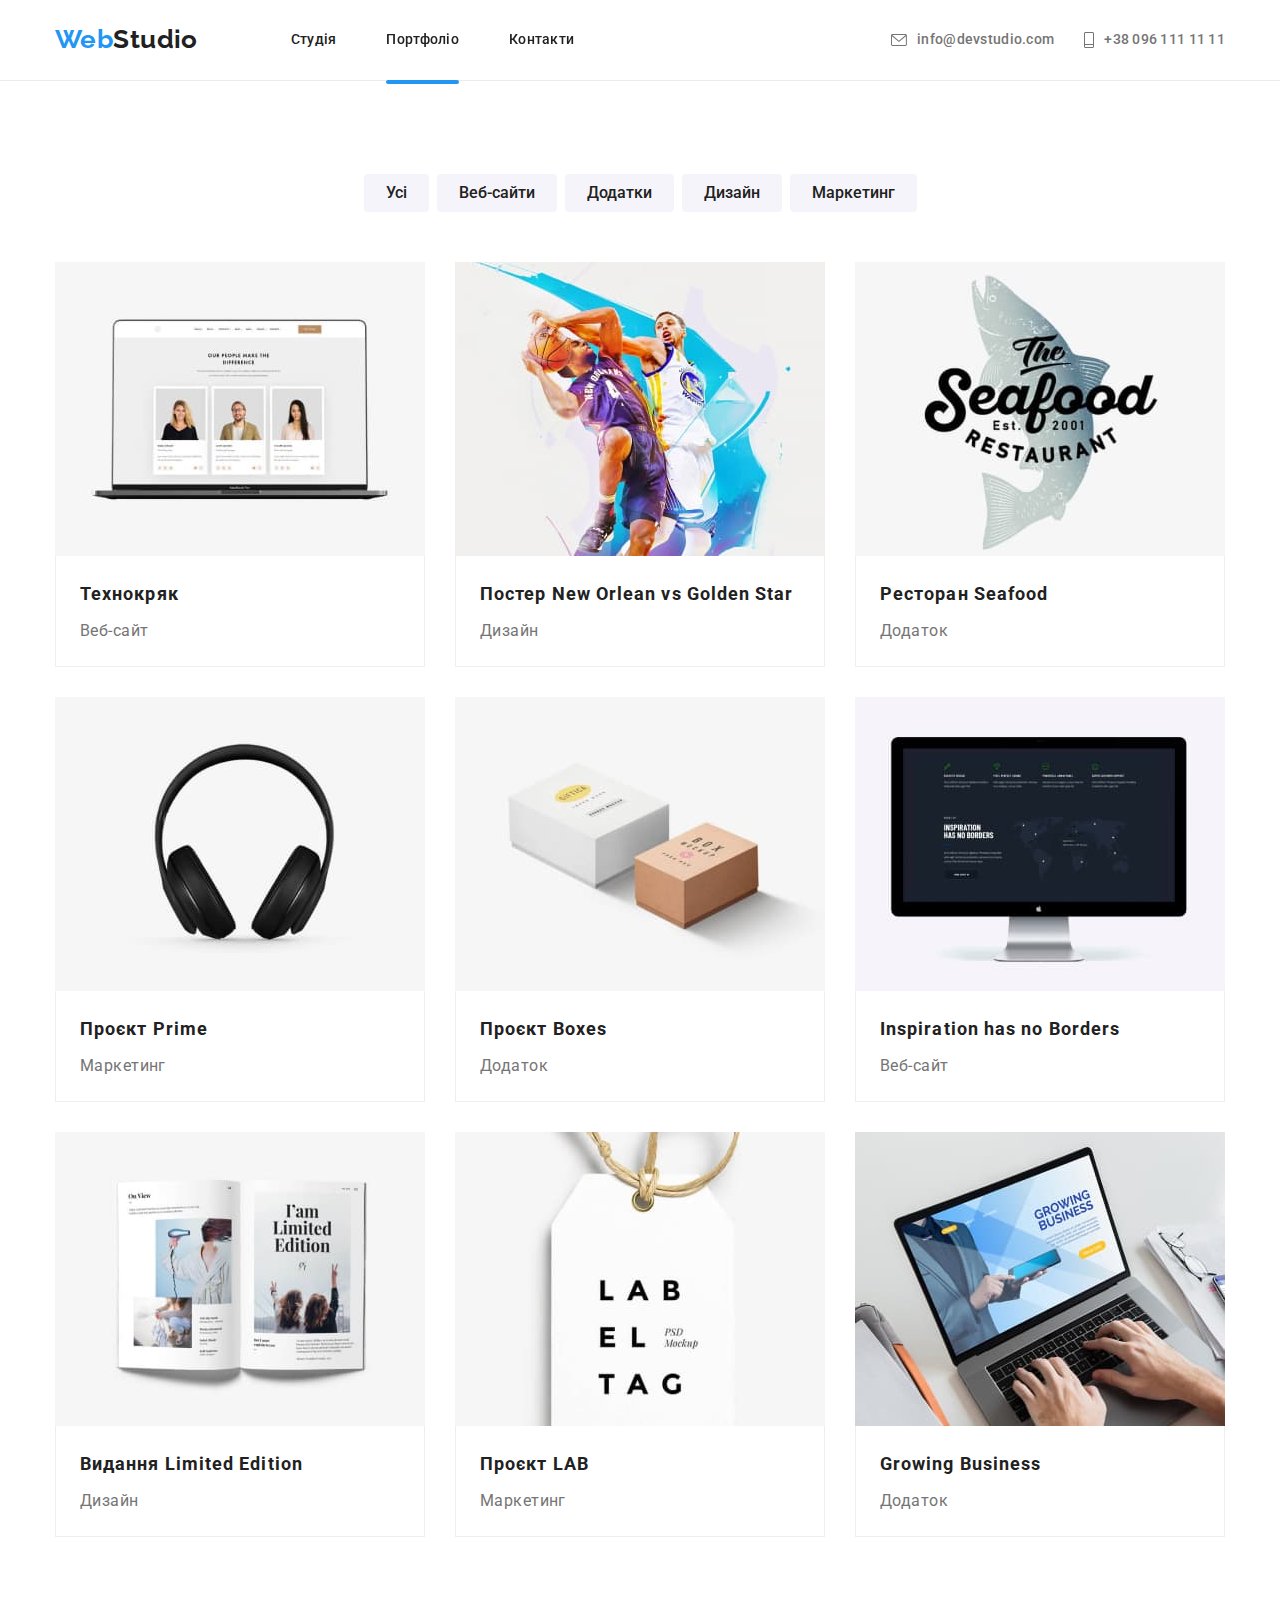
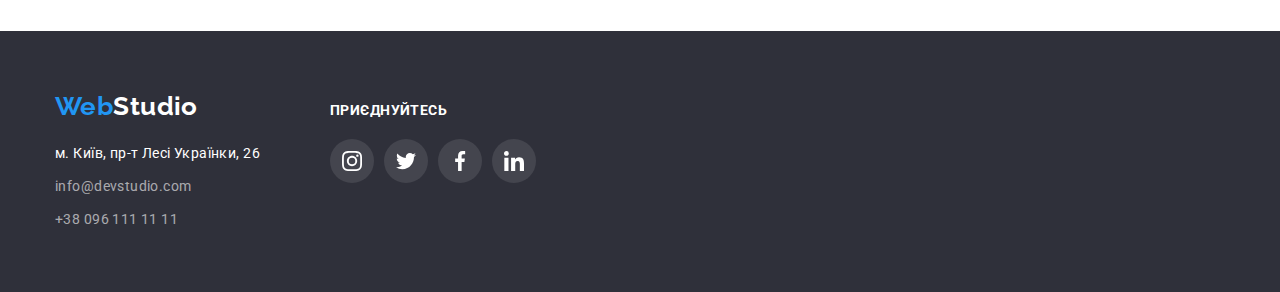
<file: portfolio.html>
<!DOCTYPE html>
<html lang="uk">
  <head>
    <meta charset="UTF-8" />
    <meta http-equiv="X-UA-Compatible" content="IE=edge" />
    <meta name="viewport" content="width=device-width, initial-scale=1.0" />

    <link rel="preconnect" href="https://fonts.googleapis.com" />
    <link rel="preconnect" href="https://fonts.gstatic.com" crossorigin />
    <link
      href="https://fonts.googleapis.com/css2?family=Raleway:wght@700&amp;family=Roboto:wght@400;500;700;900&amp;display=swap"
      rel="stylesheet"
    />

    <link
      rel="stylesheet"
      href="css/modern-normalize.min.css"
      crossorigin="anonymous"
      referrerpolicy="no-referrer"
    />

    <link rel="stylesheet" href="css/styles.css" />

    <title>WebStudio</title>
  </head>

  <body>
    <header class="header">
      <div class="container">
        <nav class="header-navigation">
          <a class="logo header-logo" href="index.html">
            Web<span class="word-studio-1">Studio</span></a
          >
          <ul class="header-list">
            <li class="header-item">
              <a class="header-link" href="index.html">Студія</a>
            </li>
            <li class="header-item">
              <a class="header-link current" href="portfolio.html">Портфоліо</a>
            </li>
            <li class="header-item">
              <a class="header-link" href="#contacts">Контакти</a>
            </li>
          </ul>

          <ul class="header-contacts-list">
            <li class="header-contacts-item">
              <a class="contact-link" href="mailto:info@devstudio.com">
                <svg width="16" height="12">
                  <use href="svg/icons.svg#icon-mail-icon" />
                </svg>
                info@devstudio.com
              </a>
            </li>
            <li class="header-contacts-item">
              <a class="contact-link" href="tel:+380961111111">
                <svg width="10" height="16">
                  <use href="svg/icons.svg#icon-phone-icon" />
                </svg>
                +38 096 111 11 11
              </a>
            </li>
          </ul>
        </nav>
      </div>
    </header>
    <main>
      <section class="project">
        <div class="container">
          <h1 class="unseen">Портфоліо</h1>
          <ul class="filter-list">
            <li class="filter-item">
              <button class="filter-btn" type="button">
                <span class="btn-title">Усі</span>
              </button>
            </li>
            <li class="filter-item">
              <button class="filter-btn" type="button">
                <span class="btn-title">Веб-сайти</span>
              </button>
            </li>
            <li class="filter-item">
              <button class="filter-btn" type="button">
                <span class="btn-title">Додатки</span>
              </button>
            </li>
            <li class="filter-item">
              <button class="filter-btn" type="button">
                <span class="btn-title">Дизайн</span>
              </button>
            </li>
            <li class="filter-item">
              <button class="filter-btn" type="button">
                <span class="btn-title">Маркетинг</span>
              </button>
            </li>
          </ul>
          <ul class="project-list">
            <li class="project-item">
              <a href="#" class="project-link">
                  <div class="project-definition">
                    <img
                      src="./img/portfolio-1.jpg"
                      alt="Візуальне зображення сайту Технокряк"
                      width="370"
                      height="294"
                    />
                    <p class="definition-text">
                      Ресурс пропонує комплексні пропозиції з різним рівнем
                      функціоналу та сервісів. Все це дозволить відвідувачу
                      отримати вичерпні відомості про компанію чи приватну
                      особу.
                    </p>
                  </div>
                  <div class="portfolio-description">
                    <h3 class="project-name">Технокряк</h3>
                    <p class="project-type">Веб-сайт</p>
                  </div>
              </a>
            </li>

            <li class="project-item">
              <a href="#" class="project-link">
                  <div class="project-definition">
                    <img
                      src="./img/portfolio-2.jpg"
                      alt="Баскетболіст New Orlean та Golden Star"
                      width="370"
                      height="294"
                    />
                    <p class="definition-text">
                      Ресурс пропонує комплексні пропозиції з різним рівнем
                      функціоналу та сервісів. Все це дозволить відвідувачу
                      отримати вичерпні відомості про компанію чи приватну
                      особу.
                    </p>
                  </div>
                  <div class="portfolio-description">
                    <h3 class="project-name">
                      Постер New Orlean vs Golden Star
                    </h3>
                    <p class="project-type">Дизайн</p>
                  </div>
              </a>
            </li>

            <li class="project-item">
              <a href="#" class="project-link">
                  <div class="project-definition">
                    <img
                      src="./img/portfolio-3.jpg"
                      alt="Візуальне зображення ресторан Seafood на фоні форелі"
                      width="370"
                      height="294"
                    />
                    <p class="definition-text">
                      Ресурс пропонує комплексні пропозиції з різним рівнем
                      функціоналу та сервісів. Все це дозволить відвідувачу
                      отримати вичерпні відомості про компанію чи приватну
                      особу.
                    </p>
                  </div>
                  <div class="portfolio-description">
                    <h3 class="project-name">Ресторан Seafood</h3>
                    <p class="project-type">Додаток</p>
                  </div>
              </a>
            </li>

            <li class="project-item">
              <a href="#" class="project-link">
                  <div class="project-definition">
                    <img
                      src="./img/portfolio-4.jpg"
                      alt="Чорні навушників"
                      width="370"
                      height="294"
                    />
                    <p class="definition-text">
                      Ресурс пропонує комплексні пропозиції з різним рівнем
                      функціоналу та сервісів. Все це дозволить відвідувачу
                      отримати вичерпні відомості про компанію чи приватну
                      особу.
                    </p>
                  </div>
                  <div class="portfolio-description">
                    <h3 class="project-name">Проєкт Prime</h3>
                    <p class="project-type">Маркетинг</p>
                  </div>
              </a>
            </li>

            <li class="project-item">
              <a href="#" class="project-link">
                  <div class="project-definition">
                    <img
                      src="./img/portfolio-5.jpg"
                      alt="Білий та коричневий підручники"
                      width="370"
                      height="294"
                    />
                    <p class="definition-text">
                      Ресурс пропонує комплексні пропозиції з різним рівнем
                      функціоналу та сервісів. Все це дозволить відвідувачу
                      отримати вичерпні відомості про компанію чи приватну
                      особу.
                    </p>
                  </div>
                  <div class="portfolio-description">
                    <h3 class="project-name">Проєкт Boxes</h3>
                    <p class="project-type">Додаток</p>
                  </div>
              </a>
            </li>

            <li class="project-item">
              <a href="#" class="project-link">
                  <div class="project-definition">
                    <img
                      src="./img/portfolio-6.jpg"
                      alt="Монітор iMac з візуальним зображенням сайту Inspiration has no Borders"
                      width="370"
                      height="294"
                    />
                    <p class="definition-text">
                      Ресурс пропонує комплексні пропозиції з різним рівнем
                      функціоналу та сервісів. Все це дозволить відвідувачу
                      отримати вичерпні відомості про компанію чи приватну
                      особу.
                    </p>
                  </div>
                  <div class="portfolio-description">
                    <h3 class="project-name">Inspiration has no Borders</h3>
                    <p class="project-type">Веб-сайт</p>
                  </div>
              </a>
            </li>

            <li class="project-item">
              <a href="#" class="project-link">
                  <div class="project-definition">
                    <img
                      src="./img/portfolio-7.jpg"
                      alt="Дві розгорнуті сторінки журналу Limited Edition"
                      width="370"
                      height="294"
                    />
                    <p class="definition-text">
                      Ресурс пропонує комплексні пропозиції з різним рівнем
                      функціоналу та сервісів. Все це дозволить відвідувачу
                      отримати вичерпні відомості про компанію чи приватну
                      особу.
                    </p>
                  </div>
                  <div class="portfolio-description">
                    <h3 class="project-name">Видання Limited Edition</h3>
                    <p class="project-type">Дизайн</p>
                  </div>
              </a>
            </li>

            <li class="project-item">
              <a href="#" class="project-link">
                  <div class="project-definition">
                    <img
                      src="./img/portfolio-8.jpg"
                      alt="Біла паперова бірка з логотипом LAB"
                      width="370"
                      height="294"
                    />
                    <p class="definition-text">
                      Ресурс пропонує комплексні пропозиції з різним рівнем
                      функціоналу та сервісів. Все це дозволить відвідувачу
                      отримати вичерпні відомості про компанію чи приватну
                      особу.
                    </p>
                  </div>
                  <div class="portfolio-description">
                    <h3 class="project-name">Проєкт LAB</h3>
                    <p class="project-type">Маркетинг</p>
                  </div>
              </a>
            </li>

            <li class="project-item">
              <a href="#" class="project-link">
                  <div class="project-definition">
                    <img
                      src="./img/portfolio-9.jpg"
                      alt="Візуальне зображення роботи за комп'ютером з сайтом Growing Business"
                      width="370"
                      height="294"
                    />
                    <p class="definition-text">
                      Ресурс пропонує комплексні пропозиції з різним рівнем
                      функціоналу та сервісів. Все це дозволить відвідувачу
                      отримати вичерпні відомості про компанію чи приватну
                      особу.
                    </p>
                  </div>
                  <div class="portfolio-description">
                    <h3 class="project-name">Growing Business</h3>
                    <p class="project-type">Додаток</p>
                  </div>
              </a>
            </li>
          </ul>
        </div>
      </section>
    </main>

    <footer>
      <div class="footer-container container">
        <div class="footer-logo-contacts">
          <a class="logo footer-logo" href="index.html">
            Web<span class="word-studio-2">Studio</span></a
          >
          <address id="contacts">
            <ul>
              <li class="contact-item">
                <a
                  class="adds"
                  href="https://goo.gl/maps/CPtrU1FHBa2aNyZL9"
                  target="_blank"
                  rel="noopener noreferrer nofollow"
                  >м. Київ, пр-т Лесі Українки, 26
                </a>
              </li>
              <li class="contact-item">
                <a class="footer-contact-link" href="mailto:info@devstudio.com"
                  >info@devstudio.com</a
                >
              </li>
              <li class="contact-item">
                <a class="footer-contact-link" href="tel:+380961111111"
                  >+38 096 111 11 11</a
                >
              </li>
            </ul>
          </address>
        </div>

        <div class="footer-soc-networks">
          <p class="footer-soc-title">приєднуйтесь</p>
          <ul class="footer-soc-list">
            <li class="footer-soc-item">
              <a href="#" class="footer-soc-link">
                <svg class="footer-soc-icon" width="20" height="20">
                  <use href="svg/icons.svg#icon-instagram" />
                </svg>
              </a>
            </li>
            <li class="footer-soc-item">
              <a href="#" class="footer-soc-link">
                <svg class="footer-soc-icon" width="20" height="20">
                  <use href="svg/icons.svg#icon-twitter" />
                </svg>
              </a>
            </li>
            <li class="footer-soc-item">
              <a href="#" class="footer-soc-link">
                <svg class="footer-soc-icon" width="20" height="20">
                  <use href="svg/icons.svg#icon-facebook" />
                </svg>
              </a>
            </li>
            <li class="footer-soc-item">
              <a href="#" class="footer-soc-link">
                <svg class="footer-soc-icon" width="20" height="20">
                  <use href="svg/icons.svg#icon-linkedin" />
                </svg>
              </a>
            </li>
          </ul>
        </div>
      </div>
    </footer>
  </body>
</html>
</file>
<file: css/styles.css>
:root {
  --primary-text-color: #757575;
  --secondary-text-color: #212121;
  --white-color: #ffffff;
  --black-color: #000000;
  --background-our-team: #f5f4fa;
  --background-hero-footer: #2f303a;
  --accent-color: #2196f3;
  --button-active: #188ce8;
  --body-color: #f5f5f5;
  --bottom-color: #ececec;
  --icon-color: #afb1b8;
  --portfolio-definition: rgba(33, 150, 243, 0.9);
  --banner:rgba(47, 48, 58, 0.4);
}

body {
  font-family: 'Roboto', sans-serif;
  font-size: 14px;
  letter-spacing: 0.03em;
  background-color: var(--white-color);
  padding-top: 80px;
}

p,
h1,
h2,
h3,
h4,
h5,
h6 {
  margin: 0;
}

ul,
ol {
  margin: 0;
  padding-left: 0;
}

button {
  cursor: pointer;
}

address {
  font-style: normal;
}

img {
  display: block;
  max-width: 100%;
  height: auto;
}

a {
  text-decoration: none;
}

ul {
  list-style: none;
}

/*-------------------header-------------------*/

.container {
  width: 1200px;
  padding-left: 15px;
  padding-right: 15px;
  margin: 0 auto;
}

.header {
  background: var(--white-color);
  flex-direction: row;
  border-bottom-width: 1px;
  border-bottom-style: solid;
  border-bottom-color: var(--bottom-color);
  position: fixed;
  width: 100%;
  top: 0;
  z-index: 5;
}

.header-navigation {
  display: flex;
}

.logo {
  font-family: 'Raleway';
  font-weight: 700;
  font-size: 26px;
  line-height: 1.19;
  color: var(--accent-color);
}

.header-logo {
  padding-top: 24px;
  padding-bottom: 25px;
  margin-right: 93px;
}

.header-list {
  display: flex;
  gap: 50px;
}

.header-link:hover,
.header-link:focus,
.current:visited {
  color: var(--accent-color);
}

.current::after,
.header-link:hover::after,
.header-link:focus::after {
  content: '';
  display: block;
  width: 100%;
  height: 4px;
  background-color: var(--accent-color);
  border-radius: 2px;
  top: 100%;
  position: absolute;
}

.word-studio-1 {
  color: var(--secondary-text-color);
}

.header-link {
  font-weight: 500;
  line-height: 1.14;
  letter-spacing: 0.02em;
  color: var(--secondary-text-color);
  gap: 50px;
  position: relative;
  padding-top: 32px;
  padding-bottom: 32px;
  display: block;
}

.header-contacts-list {
  display: flex;
  gap: 30px;
  margin-left: auto;
}

.contact-link {
  font-weight: 500;
  line-height: 1.14;
  letter-spacing: 0.02em;
  color: var(--primary-text-color);
  fill: currentColor;
  display: flex;
  align-items: center;
  gap: 10px;
  padding-top: 32px;
  padding-bottom: 32px;
}

.contact-link:hover,
.contact-link:focus {
  color: var(--accent-color);
}

/*-------------------hero-------------------*/

.banner {
  background-color: var(--banner);
  padding: 200px 0;
  background-image: linear-gradient(rgba(47, 48, 58, 0.4), rgba(47, 48, 58, 0.4)),
    url(../img/hero-bg.jpg);
  background-repeat: no-repeat;
  background-position: center;
  background-size: cover;
  max-width: 1600px;
  margin: 0 auto;
  text-align: center;
}

.banner-title {
  font-weight: 900;
  font-size: 44px;
  line-height: 1.36;
  text-align: center;
  letter-spacing: 0.06em;
  text-transform: uppercase;
  color: var(--white-color);
  width: 696px;
  margin: 0 auto;
}

.banner-button {
  border: 0;
  border-radius: 0;
  font-family: 'Roboto', sans-serif;
  font-weight: 700;
  font-size: 16px;
  line-height: 1.88;
  text-align: center;
  letter-spacing: 0.06em;
  color: var(--white-color);
  background: var(--accent-color);
  cursor: pointer;
  margin-top: 30px;
  padding: 10px 32px;
  box-shadow: 0px 4px 4px rgba(0, 0, 0, 0.15);
  border-radius: 4px;
}

.banner-button:hover {
  background: var(--button-active);
}

.hero-item {
  flex-basis: 270px;
}

.hero-list {
  display: flex;
  gap: 30px;
}

.hero-icon-box {
  width: 270px;
  height: 120px;
  margin-bottom: 30px;
  background: var(--background-our-team);
  border-radius: 4px;
  display: flex;
  align-items: center;
  justify-content: center;
}

.hero-icon {}

.hero-title {
  font-weight: 700;
  font-size: 14px;
  line-height: 1.14;
  text-transform: uppercase;
  color: var(--secondary-text-color);
  margin-bottom: 10px;
}

.hero-text {
  line-height: 1.71;
  color: var(--primary-text-color);
}

.hero {
  padding-top: 94px;
  padding-bottom: 94px;
}

.projects,
.partners {
  padding-bottom: 94px;
  padding-top: 94px;
}

.projects-title,
.team-title,
.partners-title {
  font-weight: 700;
  font-size: 36px;
  line-height: 1.17;
  text-align: center;
  color: var(--secondary-text-color);
  margin-bottom: 50px;
}

.projects-list {
  display: flex;
  gap: 30px;
  justify-content: space-evenly;
}
.project-link{
  display: block;
}
.project-link:hover,:focus{
  box-shadow: 0px 1px 1px rgba(0, 0, 0, 0.12), 0px 4px 4px rgba(0, 0, 0, 0.06),
      1px 4px 6px rgba(0, 0, 0, 0.16);
}

.projects-card {
  position: relative;
}

.projects-description {
  position: absolute;
  bottom: 0;
  display: flex;
  align-items: center;
  justify-content: center;
  width: 100%;
  height: 70px;
  background: rgba(47, 48, 58, 0.8);
  text-transform: uppercase;
  color: var(--white-color);
}

.team-list {
  display: flex;
  gap: 30px;
  justify-content: space-evenly;
}

.team-item {
  box-shadow: 0px 1px 3px rgba(0, 0, 0, 0.12), 0px 1px 1px rgba(0, 0, 0, 0.14),
    0px 2px 1px rgba(0, 0, 0, 0.2);
  border-radius: 0px 0px 4px 4px;
  width: calc((100%-90px) / 4);
  text-align: center;
}

.team {
  background: var(--background-our-team);
  padding-top: 94px;
  padding-bottom: 94px;
}

.description {
  background: var(--white-color);
  padding-top: 30px;
  padding-bottom: 30px;
  align-items: center;
}

.team-boarder {
  box-shadow: 0px 1px 3px rgba(0, 0, 0, 0.12), 0px 1px 1px rgba(0, 0, 0, 0.14),
    0px 2px 1px rgba(0, 0, 0, 0.2);
  border-radius: 0px 0px 4px 4px;
}

.team-name {
  font-weight: 500;
  font-size: 16px;
  line-height: 1.19;
  color: var(--secondary-text-color);
  margin-bottom: 10px;
  padding-left: auto;
  padding-right: auto;
}

.team-position {
  margin-bottom: 16px;
  font-size: 16px;
  line-height: 1.19;
  color: var(--primary-text-color);
}

.team-soc-list {
  display: flex;
  justify-content: center;
  gap: 10px;
}

.team-soc-item {
  width: 44px;
  height: 44px;
}

.team-soc-link {
  width: 100%;
  height: 100%;
  background: var(--white-color);
  border-radius: 50%;
  display: flex;
  align-items: center;
  justify-content: center;
  fill: var(--icon-color);
  cursor: pointer;
}

.team-soc-link:hover,
.team-soc-link:focus {
  background-color: var(--accent-color);
  fill: var(--white-color);
}

.partners-list {
  display: flex;
  gap: 30px;
}

.partners-item {
  width: calc((100% - 150px) / 6);
  height: 92px;
}

.partners-link {
  width: 100%;
  height: 100%;
  border: 1px solid var(--icon-color);
  border-radius: 4px;
  display: flex;
  align-items: center;
  justify-content: center;
  cursor: pointer;
}

.partners-icon {
  fill: var(--icon-color);
}

.partners-link:hover,
.partners-link:focus {
  border-color: var(--accent-color);
}

.partners-link:hover .partners-icon,
.partners-link:focus .partners-icon {
  fill: var(--accent-color);
}

/*------------------- portfolio -------------------*/
.unseen {
  position: absolute;
  width: 1px;
  height: 1px;
  margin: -1px;
  border: 0;
  padding: 0;
  white-space: nowrap;
  clip-path: inset(100%);
  clip: rect(0 0 0 0);
  overflow: hidden;
}

main {
  color: var(--background-our-team);
}

.filter-container {
  margin-bottom: 50px;
}

.filter-list {
  display: flex;
  gap: 8px;
  justify-content: center;
  margin-bottom: 50px;
}

.filter-btn {
  border: 0;
  border-radius: 0;
  color: var(--secondary-text-color);
  background: var(--background-our-team);
  cursor: pointer;
  margin: 0 auto;
  display: block;
  padding: 6px 22px;
  border-radius: 4px;
}

.filter-btn:hover,
.filter-btn:focus,
.filter-btn:visited {
  color: var(--white-color);
  background-color: var(--accent-color);
  box-shadow: 0px 3px 1px rgba(0, 0, 0, 0.1), 0px 1px 2px rgba(0, 0, 0, 0.08),
    0px 2px 2px rgba(0, 0, 0, 0.12);
}

.btn-title {
  font-family: 'Roboto';
  font-weight: 500;
  font-size: 16px;
  line-height: 1.62;
  text-align: center;
}

.project {
  padding-bottom: 94px;
  padding-top: 94px;
}

.project-item {
  position: relative;
}
.project-list {
  display: flex;
  flex-wrap: wrap;
  justify-content: center;
  gap: 30px;
}

.portfolio-description {
  background: var(--white-color);
  padding: 20px 24px;
  border-right: 1px solid #eeeeee;
  border-left: 1px solid #eeeeee;
  border-bottom: 1px solid #eeeeee;
}

.project-name {
  font-weight: 700;
  font-size: 18px;
  line-height: 2;
  letter-spacing: 0.06em;
  color: var(--secondary-text-color);
}

.project-type {
  font-size: 16px;
  line-height: 1.88;
  color: var(--primary-text-color);
  margin-top: 4px;
}

.project-definition {
  position: relative;
  overflow: hidden;
  width: 370px;
  height: 294px;
}

.project-definition:hover::before,
.definition-text:hover {}

.definition-text {
  position: absolute;
  top: 0;
  font-size: 18px;
  line-height: 1.56;
  font-weight: 400;
  color: var(--white-color);
  background-color: var(--portfolio-definition);
  padding: 63px 24px;
  opacity: 0;
  width: 100%;
  height: 100%;
}



/*-------------------footer-------------------*/

footer {
  background: var(--background-hero-footer);
  padding-top: 60px;
  padding-bottom: 60px;
}

.footer-container {
  display: flex;
  align-items: baseline;
}

.footer-soc-networks {
  margin-left: 70px;
}

.word-studio-2 {
  color: var(--white-color);
}

.footer-logo {
  display: block;
  margin-bottom: 20px;
}

.contact-item:not(:last-child) {
  margin-bottom: 9px;
}

.footer-contact-link {
  font-style: normal;
  font-weight: 400;
  line-height: 1.71;
  color: rgba(255, 255, 255, 0.6);
}

.footer-contact-link:hover,
.footer-contact-link:focus {
  color: var(--accent-color);
}

.adds {
  font-style: normal;
  line-height: 1.71;
  color: var(--white-color);
}

.adds:hover,
.adds:focus {
  color: var(--accent-color);
}

.footer-soc-networks {}

.footer-soc-title {
  font-weight: 700;
  font-size: 14px;
  line-height: 1.14;
  text-transform: uppercase;
  color: var(--white-color);
  margin-bottom: 20px;
}

.footer-soc-list {
  display: flex;
  justify-content: center;
  gap: 10px;
}

.footer-soc-item {
  width: 44px;
  height: 44px;
}

.footer-soc-link {
  width: 100%;
  height: 100%;
  background: rgba(255, 255, 255, 0.1);
  border-radius: 50%;
  display: flex;
  align-items: center;
  justify-content: center;
  fill: var(--white-color);
  cursor: pointer;
}

.footer-soc-link:hover,
.footer-soc-link:focus {
  background-color: var(--accent-color);
  fill: var(--white-color);
}

/* Модальне вікно */
.backdrop {
  width: 100%;
  height: 100%;
  position: fixed;
  top: 0;
  background-color: rgba(0, 0, 0, 0.2);
  transition: opacity 250ms linear, visibility 250ms linear;
}

.modal {
  width: 528px;
  height: 581px;
  background-color: var(--white-color);
  position: absolute;
  top: 50%;
  left: 50%;
  transform: translate(-50%, -50%) scaleY(1);
  transition: transform 250ms linear;
  border-radius: 4px;
}

.modal-close {
  width: 30px;
  height: 30px;
  background-color: transparent;
  border: 1px solid rgba(0, 0, 0, 0.1);
  border-radius: 50%;
  position: absolute;
  right: 10px;
  top: 10px;
  display: flex;
  align-items: center;
  justify-content: center;
  cursor: pointer;
}

.backdrop.is-hidden {
  opacity: 0;
  visibility: hidden;
  pointer-events: none;
}

.backdrop.is-hidden .modal {
  transform: translate(-50%, -50%) scaleY(0);
}
</file>
